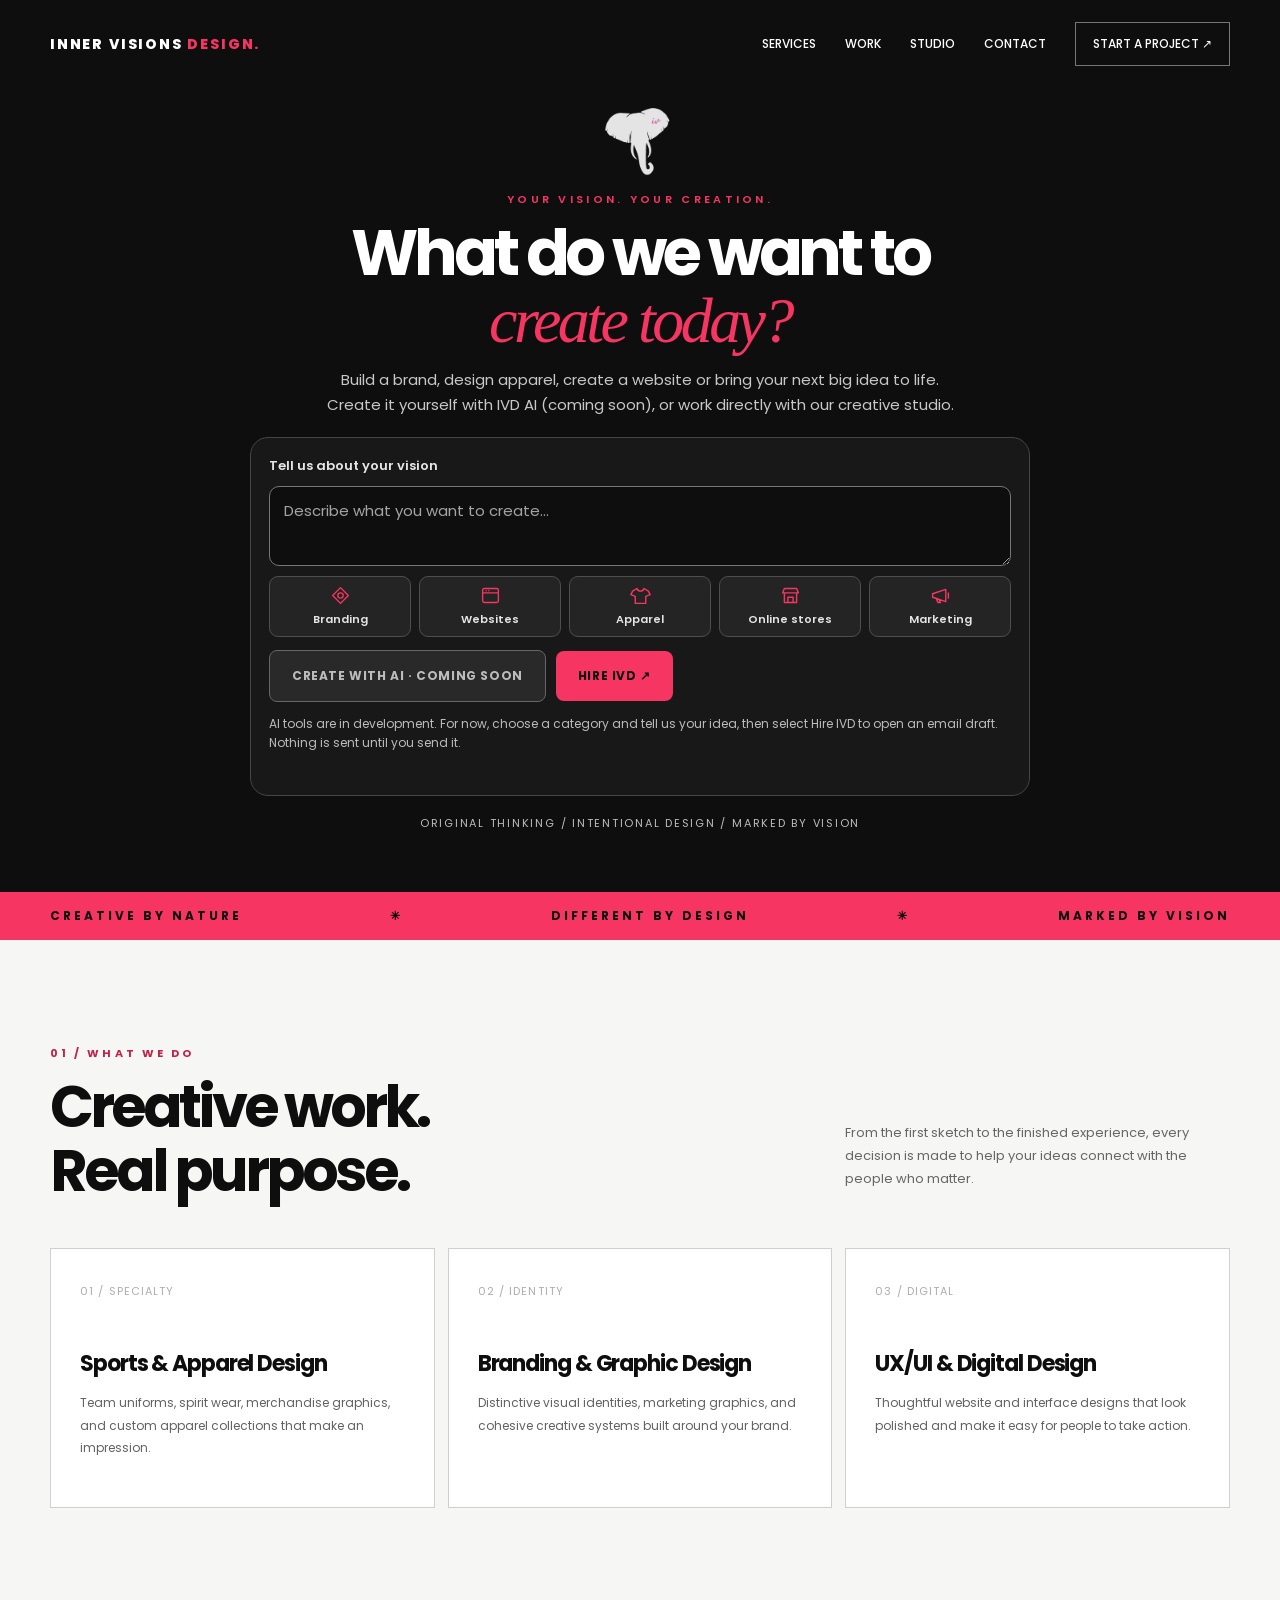
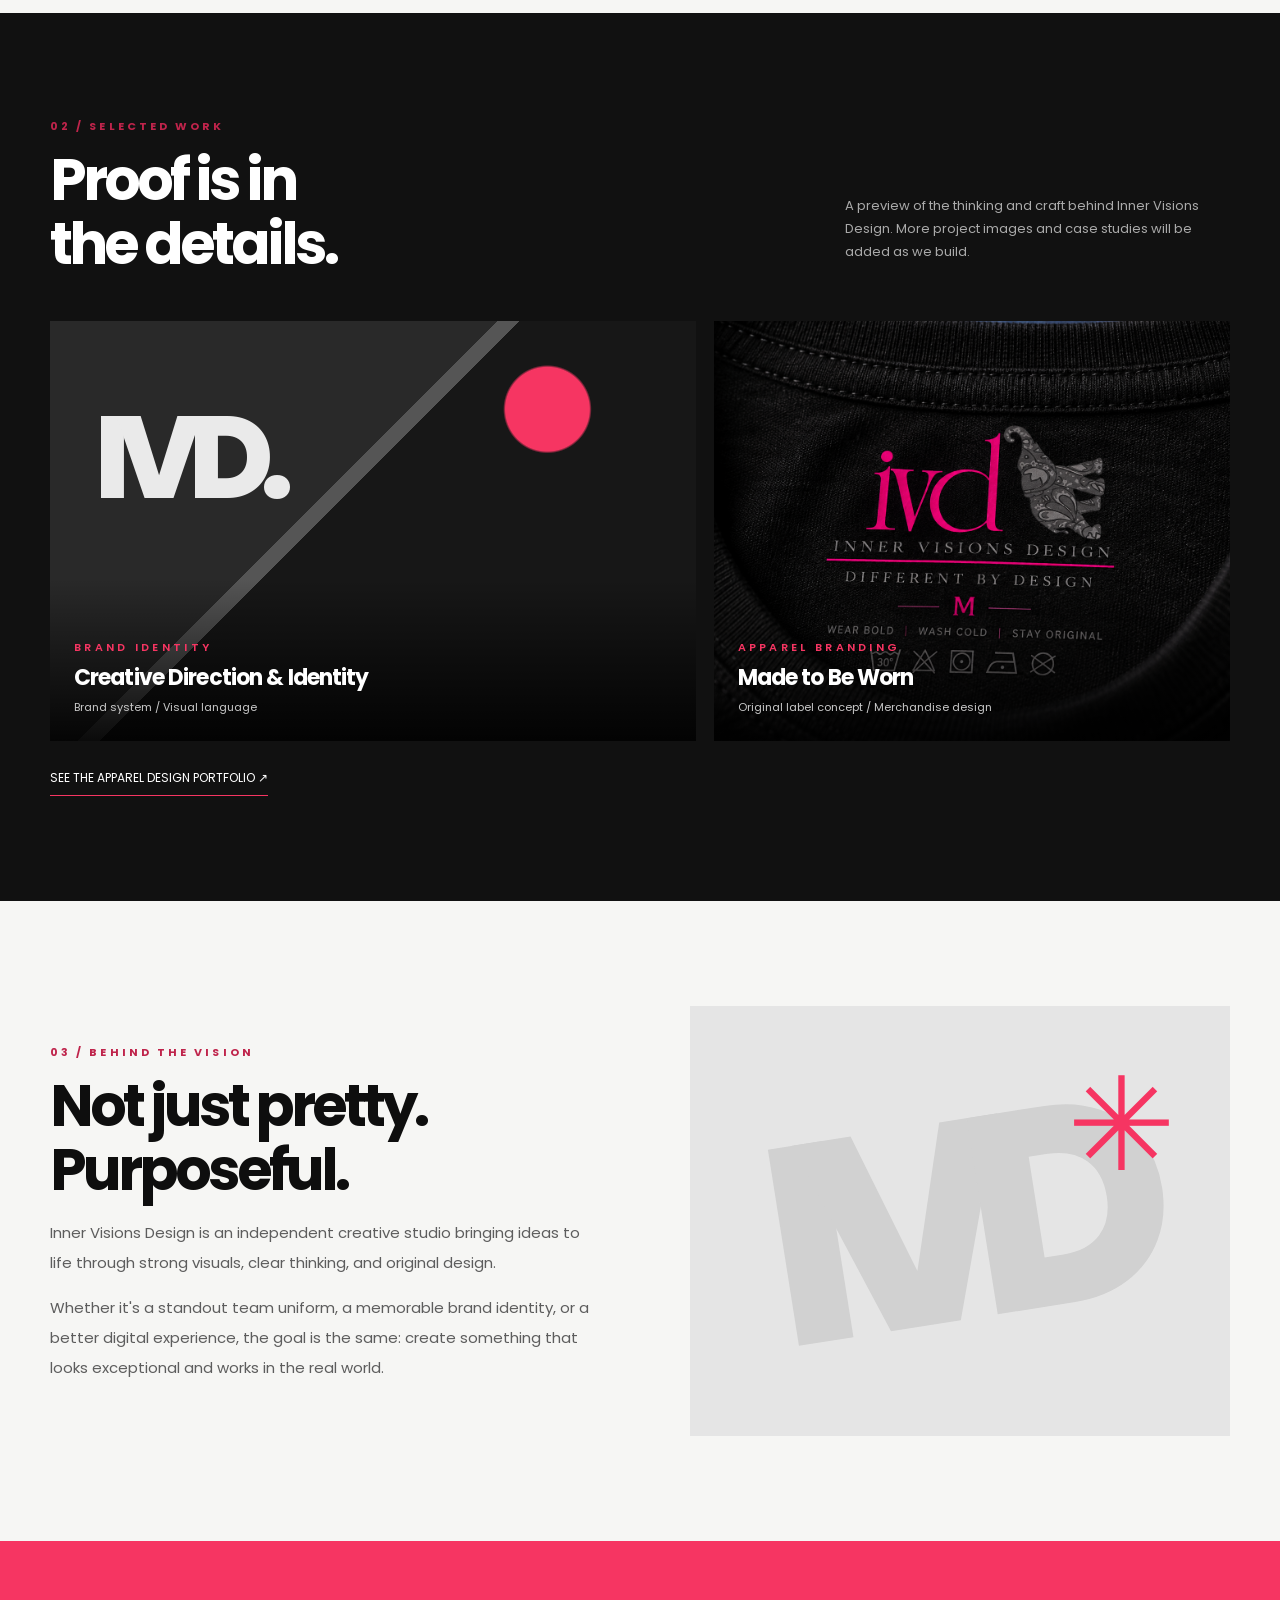
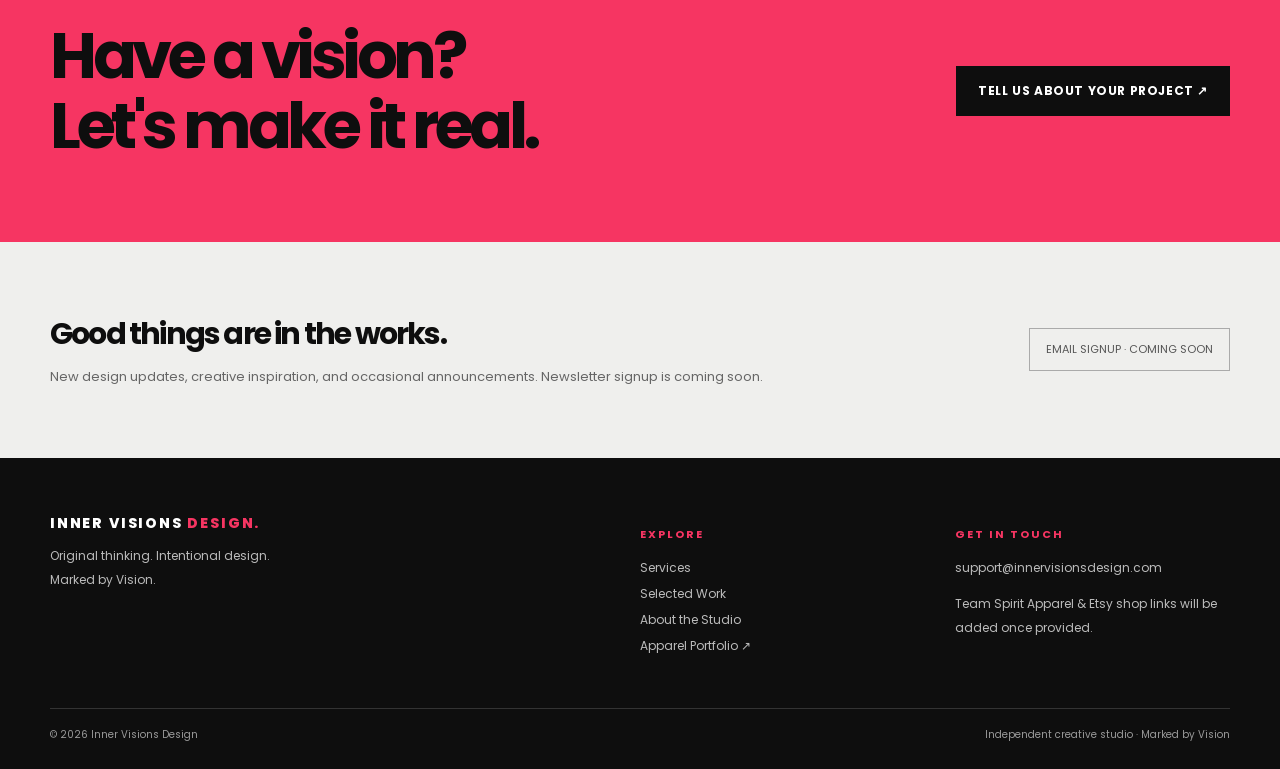
<file: index.html>
<!doctype html>
<html lang="en">
<head>
<meta charset="utf-8"><meta name="viewport" content="width=device-width,initial-scale=1">
<meta name="description" content="Inner Visions Design creates purposeful apparel, visual identities and digital design. Explore our work or start your next project.">
<title>Inner Visions Design | Marked by Vision</title>
<link rel="preconnect" href="https://fonts.googleapis.com"><link rel="preconnect" href="https://fonts.gstatic.com" crossorigin>
<link href="https://fonts.googleapis.com/css2?family=Poppins:wght@400;500;600;700;800&display=swap" rel="stylesheet">
<style>
:root{--ink:#0e0e0e;--pink:#f63562;--paper:#f6f6f4;--light:#e5e5e5;--gray:#797979}*{box-sizing:border-box}html{scroll-behavior:smooth}body{margin:0;background:var(--paper);color:var(--ink);font-family:Poppins,Arial,sans-serif}a{color:inherit;text-decoration:none}button,input{font:inherit}button{cursor:pointer}.container{width:min(1180px,calc(100% - 48px));margin:auto}.top{background:var(--ink);color:white}.nav{display:flex;align-items:center;justify-content:space-between;padding:22px 0;gap:22px}.brand{font-weight:800;font-size:14px;letter-spacing:.13em;line-height:1.2}.brand span{color:var(--pink)}.navlinks{display:flex;align-items:center;gap:29px;font-size:12px;font-weight:500}.navlinks a:hover,.footer a:hover{color:var(--pink)}.outline{border:1px solid #777;padding:12px 17px;white-space:nowrap}.outline:hover{border-color:var(--pink)}.hero{display:grid;grid-template-columns:1fr .86fr;align-items:center;min-height:650px;gap:40px;padding:65px 0 100px;position:relative}.eyebrow{letter-spacing:.3em;text-transform:uppercase;font-size:11px;font-weight:600;color:var(--pink)}.hero h1{font-size:clamp(52px,6.7vw,100px);letter-spacing:-.08em;line-height:1.02;font-weight:700;margin:24px 0 23px}.hero h1 em{color:var(--pink);font-family:Georgia,serif;font-weight:400;letter-spacing:-.055em}.hero p{max-width:490px;color:#c8c8c8;font-size:15px;line-height:1.9}.buttons{display:flex;gap:13px;flex-wrap:wrap;margin-top:33px}.btn{padding:16px 22px;font-size:12px;font-weight:700;letter-spacing:.05em;display:inline-flex;align-items:center;justify-content:center;min-height:48px}.btn-primary{background:var(--pink);color:#0e0e0e}.btn-primary:hover{background:#ff6989}.btn-secondary{border:1px solid #777;color:white}.hero-art{position:relative;display:flex;align-items:center;justify-content:center;min-height:420px}.hero-art:after{content:'✳';color:var(--pink);font-size:clamp(80px,14vw,190px);position:absolute;bottom:-66px;right:0;font-weight:100;line-height:1}.hero-art img{width:100%;max-width:510px;mix-blend-mode:screen;filter:contrast(1.05)}.hero-tag{font-size:10px;letter-spacing:.24em;color:#8f8f8f;position:absolute;bottom:25px;left:0}.marquee{background:var(--pink);padding:15px 0;overflow:hidden}.marquee .container{font-size:12px;font-weight:700;letter-spacing:.25em;display:flex;justify-content:space-between;gap:24px;white-space:nowrap}.section{padding:105px 0}.section-head{display:flex;justify-content:space-between;align-items:end;gap:30px;margin-bottom:44px}.label{font-size:11px;font-weight:700;letter-spacing:.28em;color:#bf244b;text-transform:uppercase}.section h2{font-size:clamp(36px,4.5vw,64px);letter-spacing:-.07em;line-height:1.12;margin:13px 0 0}.section-head p{font-size:13px;line-height:1.8;max-width:385px;color:#666}.services{display:grid;grid-template-columns:repeat(3,1fr);gap:13px}.service{border:1px solid #cfcfcd;padding:34px 29px 40px;min-height:260px;background:#fff;display:flex;flex-direction:column}.service .num{font-size:11px;color:#adadad;letter-spacing:.1em}.service h3{font-size:22px;line-height:1.26;letter-spacing:-.05em;margin:50px 0 15px}.service p{font-size:12px;line-height:1.85;color:#616161;margin:0}.work{background:#111;color:#fff}.work .section-head p{color:#aaa}.workgrid{display:grid;grid-template-columns:1.25fr 1fr;gap:18px}.project{display:block;position:relative;background:#252525;min-height:330px;overflow:hidden}.project img{width:100%;height:100%;object-fit:cover;display:block}.project .copy{position:absolute;inset:auto 0 0 0;padding:60px 24px 25px;background:linear-gradient(transparent,rgba(0,0,0,.88))}.project h3{margin:5px 0;font-size:22px;letter-spacing:-.04em}.project p{margin:0;font-size:11px;color:#c9c9c9}.project--abstract{background:radial-gradient(circle at 77% 21%,#f63562 0 7%,transparent 7.4%),linear-gradient(135deg,#292929 0 42%,#555 42% 44%,#171717 44%);min-height:330px}.project--abstract .big-mark{font-size:clamp(60px,9vw,150px);font-weight:800;letter-spacing:-.12em;position:absolute;top:12%;left:7%;color:#eaeaea}.project--label{background:#0e0e0e;min-height:420px}.project--label img{object-fit:cover;object-position:center}.worklink{display:inline-block;margin-top:28px;border-bottom:1px solid var(--pink);padding-bottom:8px;font-size:12px}.about{display:grid;grid-template-columns:1fr 1fr;gap:100px;align-items:center}.about p{font-size:15px;color:#5d5d5d;line-height:2}.about-visual{background:#e5e5e5;min-height:430px;position:relative;overflow:hidden;display:grid;place-items:center}.about-visual:before{content:'IVD';font-weight:800;font-size:clamp(140px,22vw,310px);letter-spacing:-.17em;color:#d1d1d1;transform:rotate(-9deg) translateX(-4%)}.about-visual:after{content:'✳';position:absolute;color:var(--pink);font-size:130px;top:5%;right:10%}.cta{background:var(--pink);padding:80px 0}.cta-inner{display:flex;align-items:center;justify-content:space-between;gap:30px}.cta h2{font-size:clamp(39px,5vw,73px);letter-spacing:-.07em;line-height:1.1;max-width:750px;margin:0}.cta .btn{background:var(--ink);color:#fff;white-space:nowrap}.newsletter{padding:70px 0;background:#efefed}.newsletter .container{display:flex;align-items:center;justify-content:space-between;gap:30px}.newsletter h2{margin:0 0 8px;font-size:30px;letter-spacing:-.06em}.newsletter p{font-size:13px;color:#666;margin:0;line-height:1.8}.smallnote{border:1px solid #aaa;font-size:11px;padding:12px 16px;color:#555}.footer{background:#0e0e0e;color:#fff;padding:57px 0 26px}.footer-grid{display:grid;grid-template-columns:2fr 1fr 1fr;gap:40px}.footer p,.footer a{font-size:12px;color:#bbb;line-height:2}.footer h3{font-size:11px;text-transform:uppercase;letter-spacing:.18em;color:var(--pink)}.footer-bottom{border-top:1px solid #333;margin-top:50px;padding-top:18px;font-size:10px;color:#999;display:flex;justify-content:space-between;gap:12px}.mobile-toggle{display:none;background:none;border:0;color:white;font-size:27px}@media(max-width:800px){.navlinks{display:none;position:absolute;z-index:5;top:67px;left:0;right:0;background:#222;padding:22px 24px;flex-direction:column;align-items:flex-start}.navlinks.open{display:flex}.mobile-toggle{display:block}.nav{position:relative}.hero{grid-template-columns:1fr;padding:50px 0 75px;gap:10px;min-height:unset}.hero-art{min-height:280px}.hero-art img{max-width:410px}.hero-art:after{font-size:100px;bottom:-30px}.hero-tag{display:none}.services{grid-template-columns:1fr}.service{min-height:unset}.service h3{margin-top:25px}.section-head{display:block}.section{padding:70px 0}.workgrid,.about{grid-template-columns:1fr;gap:18px}.about-visual{min-height:280px}.cta-inner,.newsletter .container{display:block}.cta .btn{margin-top:30px}.footer-grid{grid-template-columns:1fr 1fr}.footer-grid>div:first-child{grid-column:1/-1}.marquee .container{font-size:10px;letter-spacing:.1em}}@media(max-width:440px){.container{width:calc(100% - 34px)}.footer-grid{grid-template-columns:1fr}.hero h1{font-size:54px}.project{min-height:260px}.project--label{min-height:300px}}

/* IVD Creative Studio homepage */
.studio-hero{display:flex;flex-direction:column;text-align:center;gap:0;min-height:0;padding:44px 0 76px;max-width:900px;margin:auto}.studio-logo{width:110px;height:110px;object-fit:contain;margin:0 auto 12px;display:block}.studio-hero h1{font-size:clamp(39px,6vw,76px);line-height:1.08;letter-spacing:-.065em;margin:18px 0}.studio-hero h1 em{display:inline-block}.studio-hero p{max-width:650px;margin:0 auto 28px}.studio-panel{width:100%;max-width:780px;text-align:left;background:#181818;border:1px solid #454545;padding:22px;border-radius:18px}.studio-panel label{display:block;font-size:13px;color:#e5e5e5;font-weight:600;margin-bottom:10px}.studio-panel textarea{display:block;width:100%;min-height:116px;resize:vertical;background:#0e0e0e;color:#fff;border:1px solid #777;border-radius:10px;padding:16px;font:inherit;font-size:15px}.studio-panel textarea:focus,.studio-category:focus-visible,.studio-panel a:focus-visible{outline:2px solid #f63562;outline-offset:3px}.studio-panel textarea::placeholder{color:#a4a4a4}.studio-categories{display:grid;grid-template-columns:repeat(5,minmax(0,1fr));gap:8px;margin:14px 0 20px}.studio-category{background:#242424;border:1px solid #4e4e4e;color:#e5e5e5;border-radius:9px;padding:12px 5px;font-size:11px;font-weight:600;min-height:60px}.studio-category[aria-pressed=true]{border-color:#f63562;background:#351a23;color:#fff}.studio-category svg{width:21px;height:21px;display:block;margin:0 auto 5px;stroke:#f63562;fill:none;stroke-width:1.6;stroke-linecap:round;stroke-linejoin:round}.studio-actions{display:flex;gap:10px;flex-wrap:wrap;align-items:center}.studio-actions .btn{border-radius:8px;min-height:48px}.studio-actions button:disabled{cursor:default;background:#292929;color:#bcbcbc;border:1px solid #666}.studio-hero .studio-note{font-size:12px;line-height:1.65;color:#bcbcbc;margin:12px 0 0;max-width:none}.studio-hero .studio-foot{font-size:11px;letter-spacing:.16em;color:#bcbcbc;margin:26px 0 0}.studio-hero .eyebrow{margin-top:4px}.studio-panel a:hover{border-color:#f63562}.studio-hero .studio-status{margin:9px 0 0;font-size:12px;color:#e5e5e5;min-height:1.2em}@media(max-width:620px){.studio-hero{padding:30px 0 48px}.studio-logo{width:86px;height:86px}.studio-hero h1{font-size:clamp(36px,9vw,54px)}.studio-panel{padding:14px}.studio-categories{grid-template-columns:repeat(2,minmax(0,1fr))}.studio-actions{flex-direction:column;align-items:stretch}.studio-panel textarea{font-size:16px}.studio-hero .studio-foot{font-size:10px}}

/* Homepage polish: bring the creative controls into view. */
.studio-hero{padding:16px 0 60px}
.studio-logo{width:76px;height:76px;margin:0 auto 7px}
.studio-hero h1{font-size:clamp(38px,5.2vw,64px);margin:12px 0 14px;line-height:1.04}
.studio-hero p{margin:0 auto 19px;line-height:1.65}
.studio-panel{padding:18px}
.studio-panel textarea{min-height:80px;padding:12px 14px}
.studio-categories{margin:10px 0 13px}
.studio-category{min-height:54px;padding:8px 5px}
.studio-hero .studio-foot{margin-top:18px}
@media(max-width:620px){.studio-hero{padding:16px 0 44px}.studio-logo{width:66px;height:66px}.studio-hero h1{font-size:clamp(34px,8.5vw,50px)}.studio-panel{padding:14px}.studio-panel textarea{min-height:90px}.studio-categories{margin:12px 0 15px}}
</style>
</head>
<body>
<div class="top" id="home"><div class="container"><header class="nav"><a class="brand" href="#home" aria-label="Inner Visions Design home">INNER VISIONS <span>DESIGN.</span></a><button class="mobile-toggle" aria-label="Toggle navigation" aria-expanded="false" onclick="const l=document.getElementById('navlinks');const isOpen=l.classList.toggle('open');this.setAttribute('aria-expanded',isOpen)">☰</button><nav class="navlinks" id="navlinks"><a href="#services">SERVICES</a><a href="#work">WORK</a><a href="#studio">STUDIO</a><a href="#contact">CONTACT</a><a class="outline" href="mailto:support@innervisionsdesign.com?subject=Project%20Inquiry">START A PROJECT ↗</a></nav></header>
<main><section class="hero studio-hero" aria-labelledby="studio-title">
<img class="studio-logo" data-image="studio_logo" src="[data-uri]" alt="Inner Visions Design elephant logo">
<div class="eyebrow" data-field="studio_eyebrow">Your vision. Your creation.</div>
<h1 id="studio-title"><span data-field="studio_heading">What do we want to</span><br><em data-field="studio_accent">create today?</em></h1>
<p data-field="studio_description">Build a brand, design apparel, create a website or bring your next big idea to life. Create it yourself with IVD AI (coming soon), or work directly with our creative studio.</p>
<div class="studio-panel">
<label for="studio-idea" data-field="studio_prompt_label">Tell us about your vision</label>
<textarea id="studio-idea" maxlength="1500" placeholder="Describe what you want to create…" aria-describedby="studio-note"></textarea>
<div class="studio-categories" role="group" aria-label="Choose a creative category"><button class="studio-category" type="button" data-category="Branding" aria-pressed="false"><svg viewBox="0 0 24 24" aria-hidden="true"><path d="M12 3 21 12 12 21 3 12Z"/><circle cx="12" cy="12" r="3"/></svg><span data-field="studio_category1">Branding</span></button><button class="studio-category" type="button" data-category="Websites" aria-pressed="false"><svg viewBox="0 0 24 24" aria-hidden="true"><rect x="3" y="4" width="18" height="16" rx="2"/><path d="M3 9h18M7 6.5h.01M10 6.5h.01"/></svg><span data-field="studio_category2">Websites</span></button><button class="studio-category" type="button" data-category="Apparel" aria-pressed="false"><svg viewBox="0 0 24 24" aria-hidden="true"><path d="m8 4-5 3-2 4 5 2v8h12v-8l5-2-2-4-5-3c-1 4-7 4-8 0Z"/></svg><span data-field="studio_category3">Apparel</span></button><button class="studio-category" type="button" data-category="Online stores" aria-pressed="false"><svg viewBox="0 0 24 24" aria-hidden="true"><path d="M3 9h18l-2-5H5ZM5 9v11h14V9M9 20v-6h6v6"/></svg><span data-field="studio_category4">Online stores</span></button><button class="studio-category" type="button" data-category="Marketing" aria-pressed="false"><svg viewBox="0 0 24 24" aria-hidden="true"><path d="m3 10 15-5v14L3 14ZM3 10v4M7 15l2 5h3l-2-4M21 9v6"/></svg><span data-field="studio_category5">Marketing</span></button></div>
<div class="studio-actions"><button class="btn" type="button" disabled data-field="studio_ai_button">CREATE WITH AI · COMING SOON</button><a class="btn btn-primary" id="studio-hire" href="mailto:support@innervisionsdesign.com?subject=New%20Project%20Inquiry" data-field="studio_hire_button">HIRE IVD ↗</a></div>
<p class="studio-note" id="studio-note" data-field="studio_note">AI tools are in development. For now, choose a category and tell us your idea, then select Hire IVD to open an email draft. Nothing is sent until you send it.</p>
<p class="studio-status" id="studio-status" aria-live="polite"></p>
</div><p class="studio-foot" data-field="studio_tagline">ORIGINAL THINKING / INTENTIONAL DESIGN / MARKED BY VISION</p>
</section></main></div></div>
<div class="marquee"><div class="container"><span>CREATIVE BY NATURE</span><span>✳</span><span>DIFFERENT BY DESIGN</span><span>✳</span><span>MARKED BY VISION</span></div></div>
<section class="section" id="services"><div class="container"><div class="section-head"><div><div class="label">01 / What we do</div><h2><span data-field="services_heading1">Creative work.</span><br><span data-field="services_heading2">Real purpose.</span></h2></div><p>From the first sketch to the finished experience, every decision is made to help your ideas connect with the people who matter.</p></div><div class="services"><article class="service"><div class="num">01 / SPECIALTY</div><h3 data-field="service1_title">Sports &amp; Apparel Design</h3><p data-field="service1_description">Team uniforms, spirit wear, merchandise graphics, and custom apparel collections that make an impression.</p></article><article class="service"><div class="num">02 / IDENTITY</div><h3 data-field="service2_title">Branding &amp; Graphic Design</h3><p data-field="service2_description">Distinctive visual identities, marketing graphics, and cohesive creative systems built around your brand.</p></article><article class="service"><div class="num">03 / DIGITAL</div><h3 data-field="service3_title">UX/UI &amp; Digital Design</h3><p data-field="service3_description">Thoughtful website and interface designs that look polished and make it easy for people to take action.</p></article></div></div></section>
<section class="section work" id="work"><div class="container"><div class="section-head"><div><div class="label">02 / Selected work</div><h2><span data-field="work_heading1">Proof is in</span><br><span data-field="work_heading2">the details.</span></h2></div><p>A preview of the thinking and craft behind Inner Visions Design. More project images and case studies will be added as we build.</p></div><div class="workgrid"><div class="project project--abstract"><div class="big-mark">IVD.</div><div class="copy"><div class="eyebrow">Brand identity</div><h3 data-field="project1_title">Creative Direction &amp; Identity</h3><p>Brand system / Visual language</p></div></div><div class="project project--label"><img data-image="project2_image" src="assets/ivd-apparel-label.png" alt="Inner Visions Design apparel label concept"><div class="copy"><div class="eyebrow">Apparel branding</div><h3 data-field="project2_title">Made to Be Worn</h3><p>Original label concept / Merchandise design</p></div></div></div><a class="worklink" data-link="portfolio_url" href="https://jillszczeblewski.com" target="_blank" rel="noopener noreferrer">SEE THE APPAREL DESIGN PORTFOLIO ↗</a></div></section>
<section class="section" id="studio"><div class="container about"><div><div class="label">03 / Behind the vision</div><h2><span data-field="about_heading1">Not just pretty.</span><br><span data-field="about_heading2">Purposeful.</span></h2><p data-field="about_paragraph1">Inner Visions Design is an independent creative studio bringing ideas to life through strong visuals, clear thinking, and original design.</p><p data-field="about_paragraph2">Whether it's a standout team uniform, a memorable brand identity, or a better digital experience, the goal is the same: create something that looks exceptional and works in the real world.</p></div><div class="about-visual" role="img" aria-label="Large abstract IVD lettering and pink starburst"></div></div></section>
<section class="cta" id="contact"><div class="container cta-inner"><h2><span data-field="cta_heading1">Have a vision?</span><br><span data-field="cta_heading2">Let's make it real.</span></h2><a class="btn" href="mailto:support@innervisionsdesign.com?subject=New%20Project%20Inquiry&body=Hello%20Inner%20Visions%20Design%2C%0A%0AI'm%20interested%20in%3A%0AProject%20details%3A%0ATimeline%3A%0A">TELL US ABOUT YOUR PROJECT ↗</a></div></section>
<section class="newsletter"><div class="container"><div><h2>Good things are in the works.</h2><p>New design updates, creative inspiration, and occasional announcements. Newsletter signup is coming soon.</p></div><span class="smallnote">EMAIL SIGNUP · COMING SOON</span></div></section>
<footer class="footer"><div class="container"><div class="footer-grid"><div><div class="brand">INNER VISIONS <span>DESIGN.</span></div><p>Original thinking. Intentional design.<br>Marked by Vision.</p></div><div><h3>Explore</h3><a href="#services">Services</a><br><a href="#work">Selected Work</a><br><a href="#studio">About the Studio</a><br><a data-link="portfolio_url" href="https://jillszczeblewski.com" target="_blank" rel="noopener noreferrer">Apparel Portfolio ↗</a></div><div><h3>Get in touch</h3><a href="mailto:support@innervisionsdesign.com">support@innervisionsdesign.com</a><p>Team Spirit Apparel & Etsy shop links will be added once provided.</p></div></div><div class="footer-bottom"><span>© <span id="year"></span> Inner Visions Design</span><span>Independent creative studio · Marked by Vision</span></div></div></footer>
<script src="assets/editable-content.js" defer></script>
<script>document.getElementById('year').textContent=new Date().getFullYear();document.querySelectorAll('#navlinks a').forEach(a=>a.addEventListener('click',()=>{document.getElementById('navlinks').classList.remove('open');document.querySelector('.mobile-toggle').setAttribute('aria-expanded','false')}))</script>
<script>
(()=>{const idea=document.getElementById('studio-idea'),hire=document.getElementById('studio-hire'),status=document.getElementById('studio-status'),buttons=[...document.querySelectorAll('.studio-category')];let category='';function update(){const body=['Hello Inner Visions Design,','','Creative category: '+(category||'Not selected'),'','Project idea:',idea.value.trim()||''].join('\n');hire.href='mailto:support@innervisionsdesign.com?subject='+encodeURIComponent('New IVD Project Inquiry')+'&body='+encodeURIComponent(body);}buttons.forEach(button=>button.addEventListener('click',()=>{category=category===button.dataset.category?'':button.dataset.category;buttons.forEach(b=>b.setAttribute('aria-pressed',String(b.dataset.category===category)));status.textContent=category?'Selected: '+category:'No category selected.';update();}));idea.addEventListener('input',update);hire.addEventListener('click',update);update();})();
</script>
</body></html>
</file>
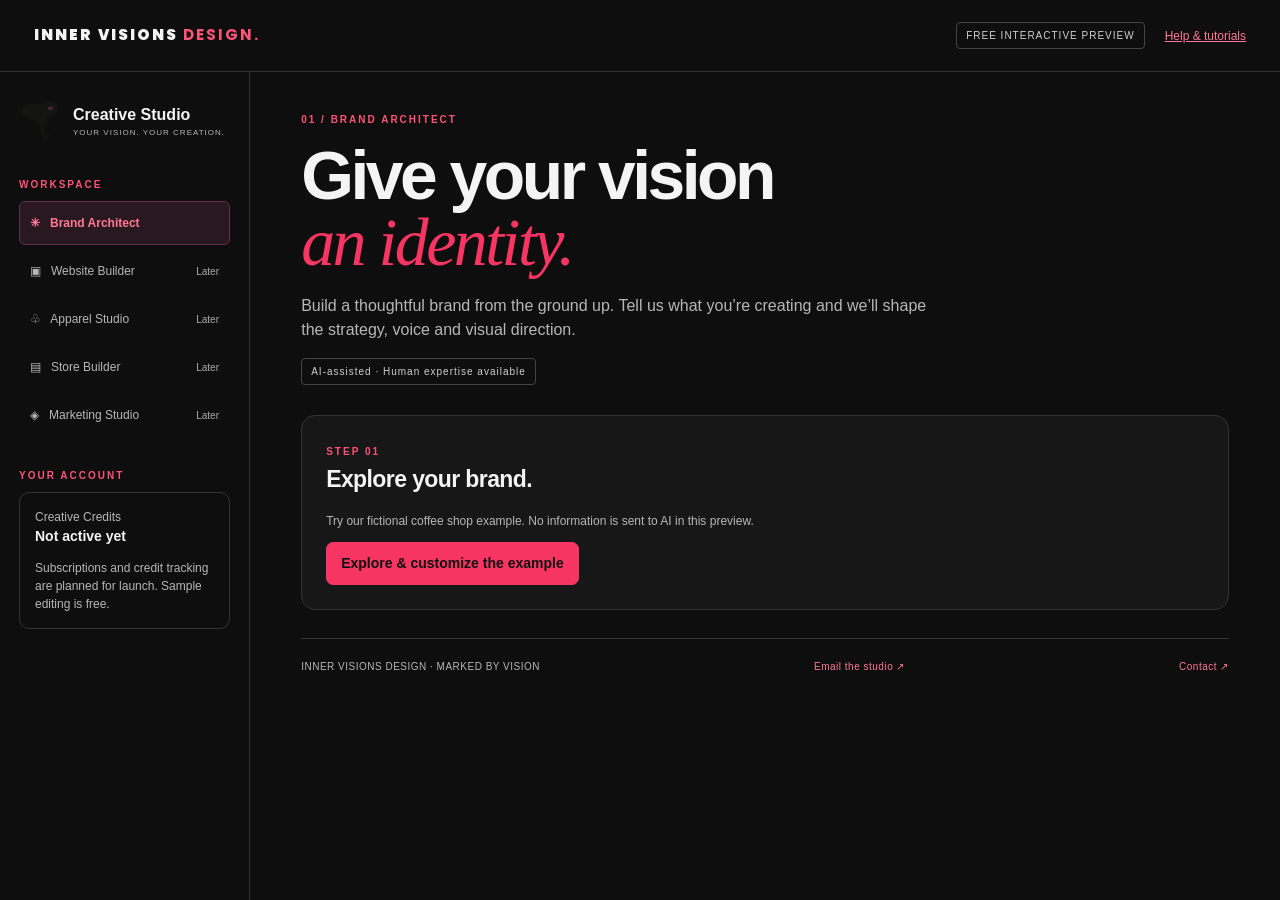
<file: brand-architect/index.html>
<!doctype html><html lang="en"><head><meta charset="utf-8"><meta name="viewport" content="width=device-width, initial-scale=1"><title>Brand Architect | Inner Visions Design</title><link rel="stylesheet" href="https://fonts.googleapis.com/css2?family=Literata:wght@600&family=Poppins:wght@400;600;700&family=Source+Sans+3:wght@400;600&display=swap"><link rel="stylesheet" href="style.css"><script src="app.js" defer></script></head><body>
<header class="top"><a class="wordmark" href="https://innervisionsdesign.com" target="_blank" rel="noopener">INNER VISIONS <b>DESIGN.</b></a><div class="top-right"><span class="mode" id="mode">FREE INTERACTIVE PREVIEW</span><button class="link" id="help-toggle" aria-expanded="false" aria-controls="help-panel">Help &amp; tutorials</button></div></header>
<div class="shell"><aside class="sidebar"><div class="studio"><img src="logo.gif" alt=""/><div><strong>Creative Studio</strong><small>YOUR VISION. YOUR CREATION.</small></div></div><p class="eyebrow">WORKSPACE</p><nav aria-label="Studio tools"><div class="active">✳ &nbsp; Brand Architect</div><div>▣ &nbsp; Website Builder <small>Later</small></div><div>♧ &nbsp; Apparel Studio <small>Later</small></div><div>▤ &nbsp; Store Builder <small>Later</small></div><div>◈ &nbsp; Marketing Studio <small>Later</small></div></nav><p class="eyebrow space">YOUR ACCOUNT</p><div class="credit"><small>Creative Credits</small><strong>Not active yet</strong><p>Subscriptions and credit tracking are planned for launch. Sample editing is free.</p></div></aside>
<main><section id="help-panel" class="panel" hidden><h2>How to use Brand Architect</h2><p>1. Fill in your brief or use our sample. 2. Explore your visual brand board. 3. Edit the name, tagline, colors or type preview for free. 4. Save your brand kit as PDF.</p><p>This is a free sample preview. Custom AI generation and Ele, our future AI assistant, are coming later. Need assistance? <a href="mailto:support@innervisionsdesign.com?subject=IVD%20Studio%20help">Email the studio ↗</a></p><button class="outline" id="help-close">Close help</button></section><div class="intro"><span class="eyebrow">01 / BRAND ARCHITECT</span><h1>Give your vision<br><em>an identity.</em></h1><p>Build a thoughtful brand from the ground up. Tell us what you’re creating and we’ll shape the strategy, voice and visual direction.</p><span class="tag">AI-assisted · Human expertise available</span></div>
<div class="work"><section class="panel form-panel"><div class="panel-head"><div><span class="eyebrow">STEP 01</span><h2>Explore your brand.</h2></div><button class="link" id="fill" type="button" hidden>Use sample brief</button></div><p class="subnote">Try our fictional coffee shop example. No information is sent to AI in this preview.</p><form id="brief-form" hidden><label for="name">Business or brand name <span>Optional</span></label><input id="name" maxlength="140" placeholder="e.g. Cedar & Steam"><label for="offer">What does your business do? <b>*</b></label><textarea id="offer" required maxlength="1800" rows="3" placeholder="What do you sell, offer or help people do?"></textarea><label for="audience">Who is it for? <span>Optional</span></label><textarea id="audience" maxlength="1200" rows="2" placeholder="Describe your ideal customers"></textarea><label for="style">Creative direction <span>Optional</span></label><textarea id="style" maxlength="400" rows="3" placeholder="e.g. Modern rustic, bold, minimal"></textarea><label for="details">What matters most? <span>Optional</span></label><textarea id="details" maxlength="1800" rows="3" placeholder="Colors, values, goals, things to avoid…"></textarea><div class="form-footer"><button class="primary" id="generate" type="submit" disabled>✳ &nbsp; Generate brand concept</button><p id="form-note">Custom AI generation is coming soon. Explore and edit our real sample for free.</p><button type="button" class="outline" id="sample">View Cedar &amp; Steam example</button></div></form><button type="button" class="primary" id="public-sample">Explore &amp; customize the example</button></section>
<section class="panel results-panel" id="results" aria-labelledby="result-title"><div class="panel-head"><div><span class="eyebrow">STEP 02</span><h2 id="result-title">Your brand concept</h2></div><span class="tag" id="source-tag">READY</span></div><div id="status" role="status" aria-live="polite"></div><div id="output"><div class="empty"><span>✳</span><h3>Great brands start with a vision.</h3><p>Explore the real example or create a concept when live testing is enabled.</p></div></div><div id="actions" hidden><button class="primary" id="print" type="button">Save brand kit as PDF</button><button class="outline" id="download" type="button">Export editable data</button><button class="outline" id="edit-brief" type="button">Back to overview</button></div></section></div>
<footer><span>INNER VISIONS DESIGN · MARKED BY VISION</span><a href="mailto:support@innervisionsdesign.com">Email the studio ↗</a><a href="https://innervisionsdesign.com/#contact">Contact ↗</a></footer></main></div></body></html>
</file>
<file: brand-architect/style.css>
:root{color-scheme:dark;--bg:#0e0e0e;--panel:#171717;--line:#333;--text:#f4f4f4;--muted:#b7b7b7;--pink:#f63562;--accent:#ff5279}*{box-sizing:border-box}body{margin:0;background:var(--bg);color:var(--text);font-family:Arial,Helvetica,sans-serif;font-size:14px;line-height:1.5}button,input,textarea{font:inherit}button,a,input,textarea{outline-offset:4px}button:focus-visible,a:focus-visible,input:focus-visible,textarea:focus-visible{outline:2px solid var(--accent)}a{color:inherit;text-decoration:none}button{cursor:pointer}button:disabled{cursor:not-allowed;opacity:.55}button[hidden],div[hidden]{display:none!important}.top{height:72px;display:flex;align-items:center;justify-content:space-between;padding:0 34px;border-bottom:1px solid var(--line);gap:16px}.wordmark{font-weight:900;letter-spacing:2px;font-size:15px}.wordmark b,.eyebrow{color:var(--accent)}.top-right{display:flex;align-items:center;gap:20px}.top-right a{font-weight:700}.mode,.tag{border:1px solid #444;color:#d0d0d0;padding:5px 9px;border-radius:4px;font-size:10px;letter-spacing:1px;white-space:normal}.shell{display:grid;grid-template-columns:250px minmax(0,1fr);min-height:calc(100vh - 72px)}.sidebar{border-right:1px solid var(--line);padding:26px 19px;display:flex;flex-direction:column;gap:9px}.studio{display:flex;align-items:center;gap:9px;margin:0 0 25px}.studio img{width:45px;height:45px;object-fit:contain}.studio strong{display:block;font-size:16px}.studio small{display:block;font-size:8px;letter-spacing:1px;color:var(--muted)}.eyebrow{font-size:10px;letter-spacing:2px;font-weight:700;margin:0}.sidebar nav{display:grid;gap:4px}.sidebar nav div{padding:12px 10px;color:var(--muted);font-size:12px;border:1px solid transparent;border-radius:6px;display:flex;align-items:center;gap:4px}.sidebar nav div.active{background:#2a1820;color:#ff7896;border-color:#633044;font-weight:700}.sidebar nav small{margin-left:auto;font-size:10px;color:#aaa}.space{margin-top:22px}.credit,.human{border:1px solid var(--line);padding:15px;border-radius:10px}.credit strong,.credit small{display:block}.credit small,.credit p,.human p,.human small{color:var(--muted);font-size:12px}.credit p{margin-bottom:0}.human{margin-top:24px;background:#191719}.human h3{font-size:16px;margin:10px 0 4px}.human .outline{display:block;margin:12px 0 8px;text-align:center}.human small{display:block}main{width:100%;max-width:1500px;margin:0 auto;padding:36px clamp(20px,4vw,64px) 20px}.intro{padding:0 0 30px}.intro h1{font-size:clamp(44px,5.3vw,78px);line-height:.98;margin:14px 0 17px;letter-spacing:-3.5px}.intro h1 em{font-family:Georgia,serif;color:var(--pink);font-weight:400;letter-spacing:-2.5px}.intro p{max-width:640px;color:var(--muted);font-size:16px;margin:0 0 16px}.intro .tag{display:inline-block}.work{display:grid;grid-template-columns:minmax(0,.83fr) minmax(0,1.17fr);gap:20px;align-items:start}.panel{min-width:0;background:var(--panel);border:1px solid var(--line);border-radius:14px;padding:24px}.panel-head{display:flex;align-items:start;justify-content:space-between;gap:12px;margin-bottom:20px}.panel-head h2{font-size:23px;line-height:1.15;letter-spacing:-.6px;margin:5px 0 0}.link{background:none;border:0;color:#ff7896;text-decoration:underline;padding:3px 0;font-size:12px;text-align:right}label{display:block;margin:15px 0 5px;font-weight:700}label span{font-size:11px;color:var(--muted);font-weight:400;margin-left:5px}label b{color:var(--accent)}input,textarea{display:block;width:100%;min-width:0;background:#101010;color:var(--text);border:1px solid #505050;border-radius:7px;padding:11px 12px;resize:vertical}input::placeholder,textarea::placeholder{color:#969696}textarea{min-height:55px}.form-footer{margin-top:24px;display:grid;gap:9px}.primary,.outline{padding:11px 14px;border-radius:7px;font-weight:700;line-height:1.3;overflow-wrap:anywhere}.primary{background:var(--pink);color:#111;border:1px solid var(--pink)}.outline{background:transparent;border:1px solid #555;color:var(--text)}.outline:hover{border-color:var(--accent)}.form-footer p{color:var(--muted);font-size:12px;margin:0}.empty{min-height:360px;display:grid;align-content:center;justify-items:center;text-align:center;border:1px dashed #444;border-radius:10px;padding:22px}.empty span{font-size:42px;color:var(--pink)}.empty h3{font-size:19px;margin:12px 0 3px}.empty p{color:var(--muted);max-width:290px}.result-hero{border-radius:9px;padding:25px;overflow-wrap:anywhere}.result-hero h3{font:38px/1.1 Georgia,serif;margin:8px 0}.result-hero p{margin:8px 0}.result-hero small{font-size:10px;letter-spacing:1.5px}.section{border-bottom:1px solid var(--line);padding:18px 0;overflow-wrap:anywhere}.section h3{font-size:17px;margin:0 0 12px}.section h4{font-size:13px;margin:14px 0 3px;color:#eee}.section p,.section li{font-size:13px;color:#ccc}.section p{margin:0 0 8px}.section ul{padding-left:18px;margin:6px 0}.section li+li{margin-top:5px}.swatches{display:grid;grid-template-columns:repeat(auto-fit,minmax(90px,1fr));gap:10px}.swatch{height:64px;border-radius:5px;border:1px solid #555}.swatch-info{font-size:11px;margin:5px 0;overflow-wrap:anywhere}.contrast{padding:8px;border-radius:5px;margin:6px 0;font-size:12px}.notice{background:#24201d;border:1px solid #655044;border-radius:8px;padding:12px;color:#f2d2ae;font-size:12px;margin-top:16px}.logo-card{padding:12px;border:1px solid #444;border-radius:7px;margin:8px 0}.logo-card h4{margin:0 0 7px}.traits{display:flex;flex-wrap:wrap;gap:6px}.traits span{border:1px solid #555;border-radius:20px;padding:4px 9px;font-size:12px}#status:not(:empty){padding:10px 0 14px;color:#ffb8c8;font-size:13px}#actions{display:flex;gap:8px;flex-wrap:wrap;margin-top:18px}footer{display:flex;justify-content:space-between;flex-wrap:wrap;gap:12px;margin:28px 0 0;border-top:1px solid var(--line);padding:20px 0;color:var(--muted);font-size:10px;letter-spacing:.5px}footer a{color:#ff7896}@media(max-width:1100px){.shell{grid-template-columns:200px minmax(0,1fr)}.work{grid-template-columns:1fr}.sidebar{padding:20px 12px}}@media(max-width:650px){.top{height:auto;min-height:62px;padding:14px 16px;flex-wrap:wrap}.wordmark{font-size:12px;letter-spacing:1px}.top-right{gap:12px;font-size:12px}.shell{display:flex;flex-direction:column}.sidebar{order:2;border-right:0;border-top:1px solid var(--line);padding:18px}.sidebar nav,.studio,.sidebar>.eyebrow,.credit{display:none}.human{margin:0}.intro h1{letter-spacing:-2px}.intro h1 em{letter-spacing:-1px}main{padding:24px 15px}.panel{padding:17px}.panel-head h2{font-size:20px}.result-hero h3{font-size:30px}}@media print{body{background:white;color:black}.top,.sidebar,.intro,.form-panel,footer,#actions,#status,.results-panel>.panel-head{display:none!important}.shell,.work{display:block}main,.panel{padding:0;margin:0;border:0;background:white;color:black}.section p,.section li,.section h4{color:#111}.section,.logo-card{border-color:#ccc}.section{break-inside:avoid}.notice{color:#222;background:#eee;border-color:#aaa}*{print-color-adjust:exact;-webkit-print-color-adjust:exact}}

/* v0.2: visual-first, progressive disclosure */
[hidden]{display:none!important}.work.has-result{grid-template-columns:minmax(0,1fr)}.work.has-result .form-panel{display:none}.work.has-result .results-panel{width:100%}.result-hero{text-align:center;padding:clamp(25px,5vw,60px) 20px}.result-hero h3{font-size:clamp(30px,5vw,64px)}.result-hero p{font-size:clamp(14px,2vw,20px)}.result-hero small{display:block}.overview{display:grid;grid-template-columns:repeat(2,minmax(0,1fr));gap:16px}.overview .section:first-child{grid-column:1/-1}.swatches{grid-template-columns:repeat(auto-fit,minmax(86px,1fr))}.swatch{height:86px;width:100%;display:block}.swatch-info{font-size:12px}.font-card{border:1px solid #444;border-radius:9px;padding:14px;min-width:0}.font-card strong{display:block;font-size:35px;line-height:1.25}.font-grid{display:grid;grid-template-columns:1fr 1fr;gap:10px}.font-card p{overflow-wrap:anywhere;margin:6px 0 0}.detail-block{border:1px solid #444;border-radius:8px;margin-top:10px;padding:0 15px}.detail-block summary{font-weight:bold;padding:14px 0;cursor:pointer}.detail-block .section{border:0;padding-top:0}.editor{border:1px solid #444;background:#111;border-radius:9px;padding:16px;margin-top:18px}.editor summary{cursor:pointer;font-weight:bold;color:#ff7896}.editor-grid{display:grid;grid-template-columns:1fr 1fr;gap:12px}.editor input[type=color]{height:44px;padding:4px}.editor select{width:100%;min-width:0;background:#101010;color:#eee;border:1px solid #555;padding:10px;border-radius:6px;font:inherit}.editor-actions{display:flex;gap:8px;flex-wrap:wrap;margin-top:15px}.editor-note{font-size:12px;color:var(--muted)}.contrast-note{font-size:12px;font-weight:bold;margin-top:10px}.contrast-note.bad{color:#ff91a7}.contrast-note.good{color:#b7e3bb}#help-panel{margin-bottom:20px}#help-panel a{color:#ff7896;text-decoration:underline}#help-panel h2{margin-top:0}.subnote{font-size:12px;color:var(--muted)}.notice{margin-top:12px} @media(max-width:650px){.overview,.editor-grid{grid-template-columns:1fr}.font-grid{grid-template-columns:1fr 1fr}.swatch{height:64px}} @media print{.editor,#help-panel,.subnote.print-hide{display:none!important}.overview{display:block}.font-card,.detail-block{border-color:#ccc}.detail-block{break-inside:auto}.detail-block summary{color:#111}.detail-block .section{break-inside:auto}.subnote{color:#333}.traits span{border-color:#aaa}.swatch-info{color:#111}.contrast-note{color:#111!important}.section{break-inside:auto}.result-hero{break-inside:avoid}.overview .section{break-inside:avoid}.font-card p{color:#111}.notice{break-inside:avoid}}

.work{grid-template-columns:minmax(0,1fr)}.work:not(.has-result) .results-panel{display:none}.result-hero p{font-family:"Source Sans 3",Arial,sans-serif}.wordmark{font-family:Poppins,Arial,sans-serif}
</file>
